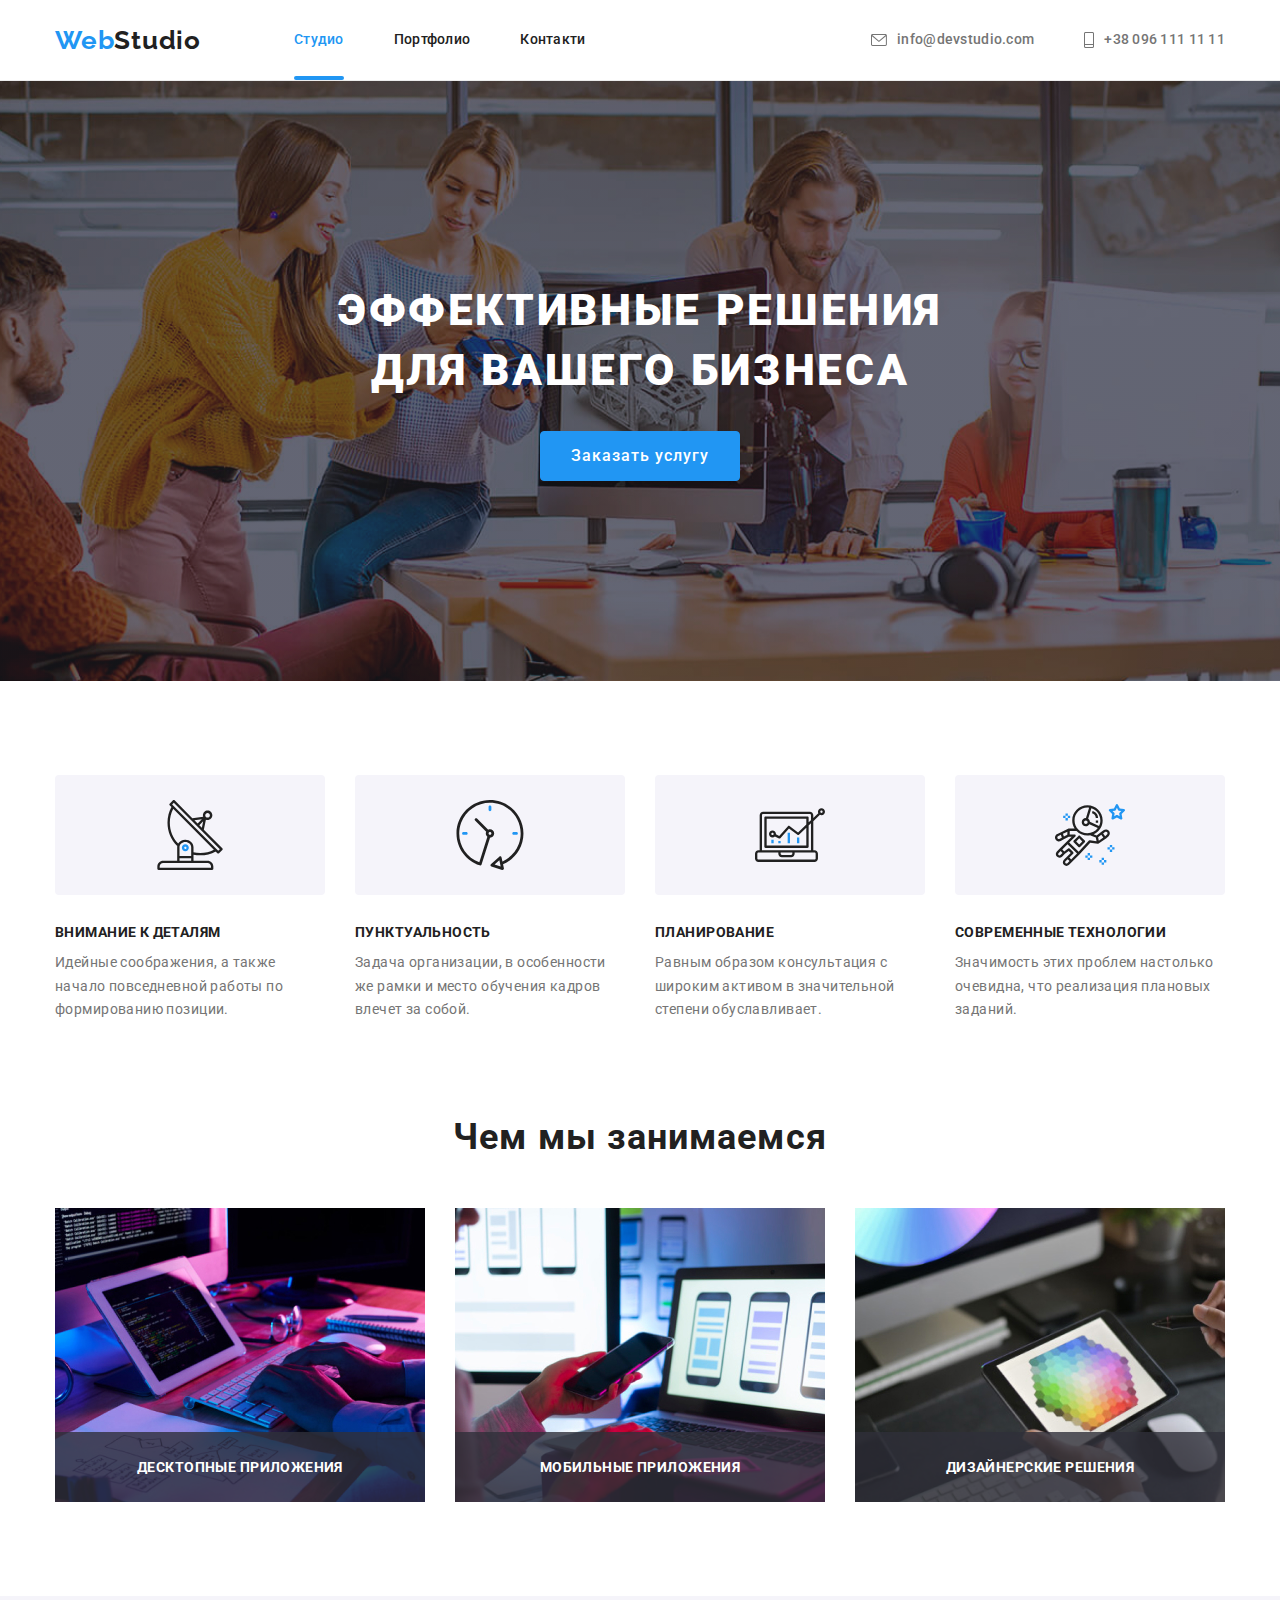
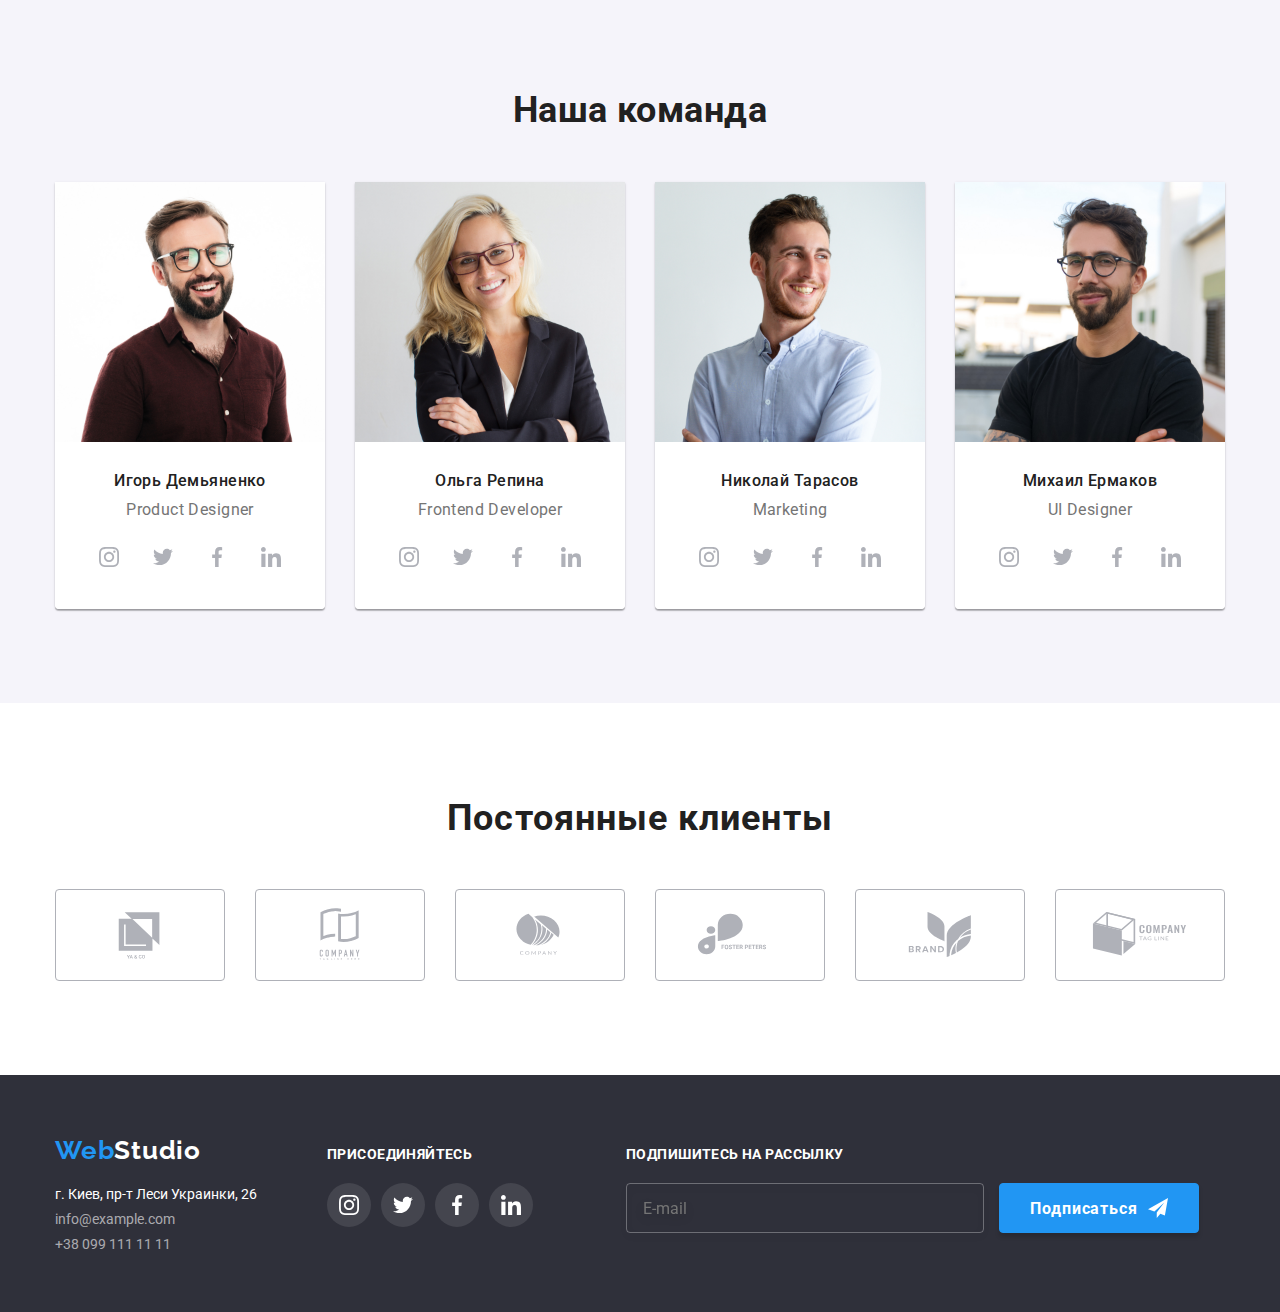
<file: index.html>
<!DOCTYPE html>
<html lang="en">
<head>
    <meta charset="UTF-8">
    <meta http-equiv="X-UA-Compatible" content="IE=edge">
    <meta name="viewport" content="width=device-width, initial-scale=1.0">
    <title>Студия</title>
    <link href="https://fonts.googleapis.com/css2?family=Raleway:wght@700&family=Roboto:wght@400;500;700;900&display=swap" rel="stylesheet">
    <link rel="stylesheet" href="https://cdnjs.cloudflare.com/ajax/libs/modern-normalize/1.1.0/modern-normalize.min.css">
    <link rel="stylesheet" href="./css/styles.css">
</head>
<body>

<!-- Верхняя линия -->
    <header class="nav">
        <div class="container main-nav">
            <nav class="main-nav">
                <a href="index.html" class="logo"> <span style="color:#2196F3">Web</span>Studio</a>
                    <ul class="site-nav list">
                      <li class="item"><a href="index.html" class="color-active">Студио</a></li>
                      <li class="item"><a href="portfolio.html">Портфолио</a></li>
                      <li class="item"><a href="">Контакти</a></li>
                    </ul>
            </nav>
                    <ul class="contact-nav list">
                            <li class="item"><a href="mailto:info@devstudio.com">
                                <svg class="icon-mail" width=16 height=12>
                                    <use href="images/icons.svg#icon-mail"></use>
                                </svg>
                                info@devstudio.com</a></li>
                        
                        <li class="item"><a href="tel:+38 096 111 11 11">
                            <svg class="icon-tel" width=10 height=16>
                                <use href="images/icons.svg#icon-tel"></use>
                            </svg> 
                            +38 096 111 11 11</a></li>
                    </ul>     
       </div>
    </header>
   
<!-- Секция 1 Шапка -->
    <main>
    <section class="one">
        <div class="container">
            <h1 class="first-title">Эффективные решения<br/>для вашего бизнеса</h1>
            <button class="btn" type="button" data-modal-open>Заказать услугу</button>
                    
                    <div class="backdrop is-hidden" data-modal>
                        <div class="modal">
                           
                            <button class="btn-close" data-modal-close>
                                <svg class="icon-close" width="18" height="18">
                                    <use href="images/icons.svg#icon-close"></use>
                                </svg>
                            </button>
                                
            <div class="modal-you-data">
                <p>Оставьте свои данные, мы вам перезвоним</p>
                <form class="form">
                 
                    <div class="form-field">
                        <label for="name" class="form-label" >Имя</label>
                            <input id="name" class="form-input" type="text" name="name">
                        <svg class="modal-icon" width="18" height="18">
                            <use href="images/icons.svg#icon-person"></use>
                        </svg>
                    </div>
                    
                    <div class="form-field">
                        <label for="tel" class="form-label">Телефон</label>
                            <input id="tel" class="form-input" type="tel" name="tel">
                        <svg class="modal-icon" width="18" height="18">
                            <use href="images/icons.svg#icon-phone"></use>
                        </svg>
                    </div>
    
                    <div class="form-field">
                        <label for="email" class="form-label">Почта</label>
                            <input id="email" class="form-input" type="email" name="email">
                        <svg class="modal-icon" width="18" height="18">
                            <use href="images/icons.svg#icon-email"></use>
                        </svg>
                    </div>

                    <div class="form-field">
                        <label for="text" class="form-label">Комментарий</label>
                            <textarea id="text" name="text" class="form-input" placeholder="Введите текст"></textarea>
                    </div>
                   
                    <div class="form-field-checkbox">
                       
                        <label for="checkbox" class="form-label-checkbox">
                            <input id="checkbox" class="checkbox" type="checkbox" name="soglasie">
                            <span class="icon-check"></span>
                            Соглашаюсь с рассылкой и принимаю
                            <a href="#" class="contract">Условия договора</a>
                        </label>
                    </div>
                   
                    <button type="submit">Отправить</button>

                </form>
            </div>    
                        </div>
                    </div>
        </div>
    </section>   
<!-- Секция 2 Особенности -->
    <section class="section">
        <div class="container">
            <h2 class="section-title">Особенности</h2>
            <ul class="feature-list">
                <li class="item">
                    <div class="block">
                        <svg class="section-icon" width="70" height="70">
                            <use href="images/icons.svg#icon-antenna"></use>
                        </svg>
                    </div>
                    <h3 class="title-black">Внимание к деталям</h3>
                    <p class="title-grey">Идейные соображения, а также начало повседневной работы по формированию позиции.</p>
                </li>
                <li class="item">
                    <div class="block">
                        <svg class="section-icon" width="70" height="70">
                            <use href="images/icons.svg#icon-clock"></use>
                        </svg>
                    </div>
                    <h3 class="title-black">Пунктуальность</h3>
                    <p class="title-grey">Задача организации, в особенности же рамки и место обучения кадров влечет за собой.</p>
                </li>
                <li class="item">
                    <div class="block">
                        <svg class="section-icon" width="70" height="70">
                            <use href="images/icons.svg#icon-diagram"></use>
                        </svg>
                    </div>
                    <h3 class="title-black">Планирование</h3>
                    <p class="title-grey">Равным образом консультация с широким активом в значительной степени обуславливает.</p>
                </li>
                <li class="item">
                    <div class="block">
                        <svg class="secttion-icon" width="70" height="70">
                            <use href="images/icons.svg#icon-astronaut"></use>
                        </svg>
                    </div>
                    <h3 class="title-black">Современные технологии</h3>
                    <p class="title-grey">Значимость этих проблем настолько очевидна, что реализация плановых заданий.</p>
                </li>
            </ul>
        </div>     
    </section>
<!-- Секци 3 Чем мы занимаемся -->
    <section class="projects">
        <div class="container">
            <h2 class="title">Чем мы занимаемся</h2>
            <ul class="project-list">
                <li class="item">
                    <img src="./images/img1.jpg" alt="Разработка сайтов" width="370">
                    <p>Десктопные приложения</p>
                </li>
                <li class="item">
                    <img src="./images/img2.jpg" alt="Разработка мобильных приложений" width="370">
                    <p>Мобильные приложения</p>
                </li>
                <li class="item">
                    <img src="./images/img3.jpg" alt="Разаработка Web-дизайна" width="370">
                    <p>Дизайнерские решения</p>
                </li>
            </ul>
        </div>    
    </section>    
<!-- Секция 4 Наша команда -->
    <section class="team">
        <div class="container">
            <h2 class="title">Наша команда</h2>
            <ul class="team-list">
                <li class="item">
                    <img src="./images/ProductDesigner.jpg" alt="Аватар Игоря" width="270">
                        <div class="indent">
                            <h3 class="title-black">Игорь Демьяненко</h3>
                            <p class="title-grey">Product Designer</p>
<!-- ======================================================================-->
                                    <ul class="soc-network">
                                        <li  class="icon-soc">
                                            <a href="">
                                                <svg class="icon" width="20" height="20">
                                                    <use href="images/icons.svg#icon-instagram"></use>
                                                </svg>
                                            </a> 
                                        </li>
                                        <li class="icon-soc">
                                            <a href="">
                                                <svg class="icon" width="20" height="20">
                                                    <use href="images/icons.svg#icon-twitter"></use>
                                                </svg>
                                            </a>
                                        </li>
                                        <li class="icon-soc">
                                            <a href="">
                                                <svg class="icon" width="20" height="20">
                                                    <use href="images/icons.svg#icon-facebook"></use>
                                                </svg>
                                            </a>
                                        </li>
                                        <li class="icon-soc">
                                            <a href="">
                                                <svg class="icon" width="20" height="20">
                                                    <use href="images/icons.svg#icon-linkedin"></use>
                                                </svg>
                                            </a>
                                            
                                        </li>
                                    </ul>
<!-- ==========================================================================-->
                    </div>
                </li>
                <li class="item">
                   <img src="./images/FrontendDeveloper.jpg" alt="Аватар Ольги" width="270">
                        <div class="indent">
                            <h3 class="title-black">Ольга Репина</h3>
                            <p class="title-grey">Frontend Developer</p>
<!-- ======================================================================-->
                                    <ul class="soc-network">
                                        <li  class="icon-soc">
                                            <a href="">
                                                <svg class="icon" width="20" height="20">
                                                    <use href="images/icons.svg#icon-instagram"></use>
                                                </svg>
                                            </a> 
                                        </li>
                                        <li class="icon-soc">
                                            <a href="">
                                                <svg class="icon" width="20" height="20">
                                                    <use href="images/icons.svg#icon-twitter"></use>
                                                </svg>
                                            </a>
                                        </li>
                                        <li class="icon-soc">
                                            <a href="">
                                                <svg class="icon" width="20" height="20">
                                                    <use href="images/icons.svg#icon-facebook"></use>
                                                </svg>
                                            </a>
                                        </li>
                                        <li class="icon-soc">
                                            <a href="">
                                                <svg class="icon" width="20" height="20">
                                                    <use href="images/icons.svg#icon-linkedin"></use>
                                                </svg>
                                            </a>
                                            
                                        </li>
                                    </ul>
<!-- ==========================================================================-->
                        </div>
                </li>
                <li class="item">
                   <img src="./images/Marketing.jpg" alt="Аватар Николая" width="270">
                        <div class="indent">
                            <h3 class="title-black">Николай Тарасов</h3>
                            <p class="title-grey">Marketing</p>
<!-- ======================================================================-->
                                    <ul class="soc-network">
                                        <li  class="icon-soc">
                                            <a href="">
                                                <svg class="icon" width="20" height="20">
                                                    <use href="images/icons.svg#icon-instagram"></use>
                                                </svg>
                                            </a> 
                                        </li>
                                        <li class="icon-soc">
                                            <a href="">
                                                <svg class="icon" width="20" height="20">
                                                    <use href="images/icons.svg#icon-twitter"></use>
                                                </svg>
                                            </a>
                                        </li>
                                        <li class="icon-soc">
                                            <a href="">
                                                <svg class="icon" width="20" height="20">
                                                    <use href="images/icons.svg#icon-facebook"></use>
                                                </svg>
                                            </a>
                                        </li>
                                        <li class="icon-soc">
                                            <a href="">
                                                <svg class="icon" width="20" height="20">
                                                    <use href="images/icons.svg#icon-linkedin"></use>
                                                </svg>
                                            </a>
                                            
                                        </li>
                                    </ul>
<!-- ==========================================================================-->
                        </div>
                </li>
                <li class="item">
                   <img src="./images/UIDesigner.jpg" alt="Аватар Михаила" width="270">
                        <div class="indent">
                            <h3 class="title-black">Михаил Ермаков</h3>
                            <p class="title-grey">UI Designer</p>
<!-- ======================================================================-->
                                    <ul class="soc-network">
                                        <li  class="icon-soc">
                                            <a href="">
                                                <svg class="icon" width="20" height="20">
                                                    <use href="images/icons.svg#icon-instagram"></use>
                                                </svg>
                                            </a> 
                                        </li>
                                        <li class="icon-soc">
                                            <a href="">
                                                <svg class="icon" width="20" height="20">
                                                    <use href="images/icons.svg#icon-twitter"></use>
                                                </svg>
                                            </a>
                                        </li>
                                        <li class="icon-soc">
                                            <a href="">
                                                <svg class="icon" width="20" height="20">
                                                    <use href="images/icons.svg#icon-facebook"></use>
                                                </svg>
                                            </a>
                                        </li>
                                        <li class="icon-soc">
                                            <a href="">
                                                <svg class="icon" width="20" height="20">
                                                    <use href="images/icons.svg#icon-linkedin"></use>
                                                </svg>
                                            </a>
                                        </li>
                                    </ul>
<!-- ==========================================================================-->
                        </div>
                </li>
            </ul>
        </div>
    </section>
<!-- Секция 5 Постоянные клиенты -->
        <section class="clients">
            <div class="container">
                <h2 class="title">Постоянные клиенты</h2>
                <ul class="client-list">
                    <li class="item">
                      <a href="" class="link">
                            <svg class="icon-client" width="106" height="60">
                                <use href="images/icons.svg#icon-client1"></use>
                            </svg>
                      </a>  
                    </li>
                    <li class="item">
                        <a href="" class="link">
                            <svg class="icon-client" width="106" height="60">
                                <use href="images/icons.svg#icon-client2"></use>
                            </svg>
                        </a>
                    </li>
                    <li class="item">
                        <a href="" class="link">
                            <svg class="icon-client" width="106" height="60">
                                <use href="images/icons.svg#icon-client3"></use>
                            </svg>
                        </a>
                    </li>
                    <li class="item">
                        <a href="" class="link">
                            <svg class="icon-client" width="106" height="60">
                                <use href="images/icons.svg#icon-client4"></use>
                            </svg>
                        </a>
                    </li>
                    <li class="item">
                        <a href="" class="link">
                            <svg class="icon-client" width="106" height="60">
                                <use href="images/icons.svg#icon-client5"></use>
                            </svg>
                        </a>
                    </li>
                    <li class="item">
                        <a href="" class="link">
                            <svg class="icon-client" width="106" height="60">
                                <use href="images/icons.svg#icon-client6"></use>
                            </svg>
                        </a>
                    </li>
                </ul>
            </div>    
        </section>
    </main>    
<!-- Футер с контактами -->
<footer class="footer">
    <div class="container footer-list">            
            <div class="item-address">
                <a href="./index.html" class="logo"> <span style="color: #2196F3;">Web</span>Studio</a>
                    <address>
                        <ul class="address">
                            <li class="item"><a href="https://www.google.com/maps/place/%D0%B1%D1%83%D0%BB.+%D0%9B%D0%B5%D1%81%D0%B8+%D0%A3%D0%BA%D1%80%D0%B0%D0%B8%D0%BD%D0%BA%D0%B8,+26,+%D0%9A%D0%B8%D0%B5%D0%B2,+02000/@50.4265841,30.5361971,17z/data=!3m1!4b1!4m5!3m4!1s0x40d4cf0e033ecbe9:0x57a4dffefec77da0!8m2!3d50.4265807!4d30.5383858" target="_blannk" rel="noopener noreferrer" class="title-white">г. Киев, пр-т Леси Украинки, 26</a></li>
                            <li class="item"><a href="mailto:info@devstudio.com" class="title-rgba">info@example.com</a></li>
                            <li class="item"><a href="tel:+38 096 111 11 11"  class="title-rgba">+38 099 111 11 11</a></li>   
                        </ul>
                    </address>
            </div>
<!-- Социальные сети -->
            <div class="item-soc-network">
                <p>Присоединяйтесь</p>
                <ul class="footer-soc-network">
                    <li  class="footer-icon-soc">
                        <a href="" class="footer-link">
                            <svg class="footer-icon" width="20" height="20">
                                <use href="images/icons.svg#icon-instagram"></use>
                            </svg>
                        </a> 
                    </li>
                    <li class="footer-icon-soc">
                        <a href="" class="footer-link">
                            <svg class="footer-icon" width="20" height="20">
                                <use href="images/icons.svg#icon-twitter"></use>
                            </svg>
                        </a>
                    </li>
                    <li class="footer-icon-soc">
                        <a href="" class="footer-link">
                            <svg class="footer-icon" width="20" height="20">
                                <use href="images/icons.svg#icon-facebook"></use>
                            </svg>
                        </a>
                    </li>
                    <li class="footer-icon-soc">
                        <a href="" class="footer-link">
                            <svg class="footer-icon" width="20" height="20">
                                <use href="images/icons.svg#icon-linkedin"></use>
                            </svg>
                        </a>
                    </li>
                </ul>
            </div>

            <!-- Подписка на рассылку -->
<div class="subscribe">
    <form class="footer-form">
        <label class="footer-label" for="footer-email">Подпишитесь на рассылку</label>
            <input class="footer-input" type="email" name="email" id="footer-email" placeholder="E-mail">
        <button>
            Подписаться
            <svg class="footer-icon-send" width="24" height="24">
                <use href="images/icons.svg#icon-send"></use>
            </svg>
        </button>
    </form>
</div>
        </div>
    </footer>

    <!-- ======================JavaScript====================== -->
    <script src="./js/modal.js"></script>
</body>
</html>
</file>
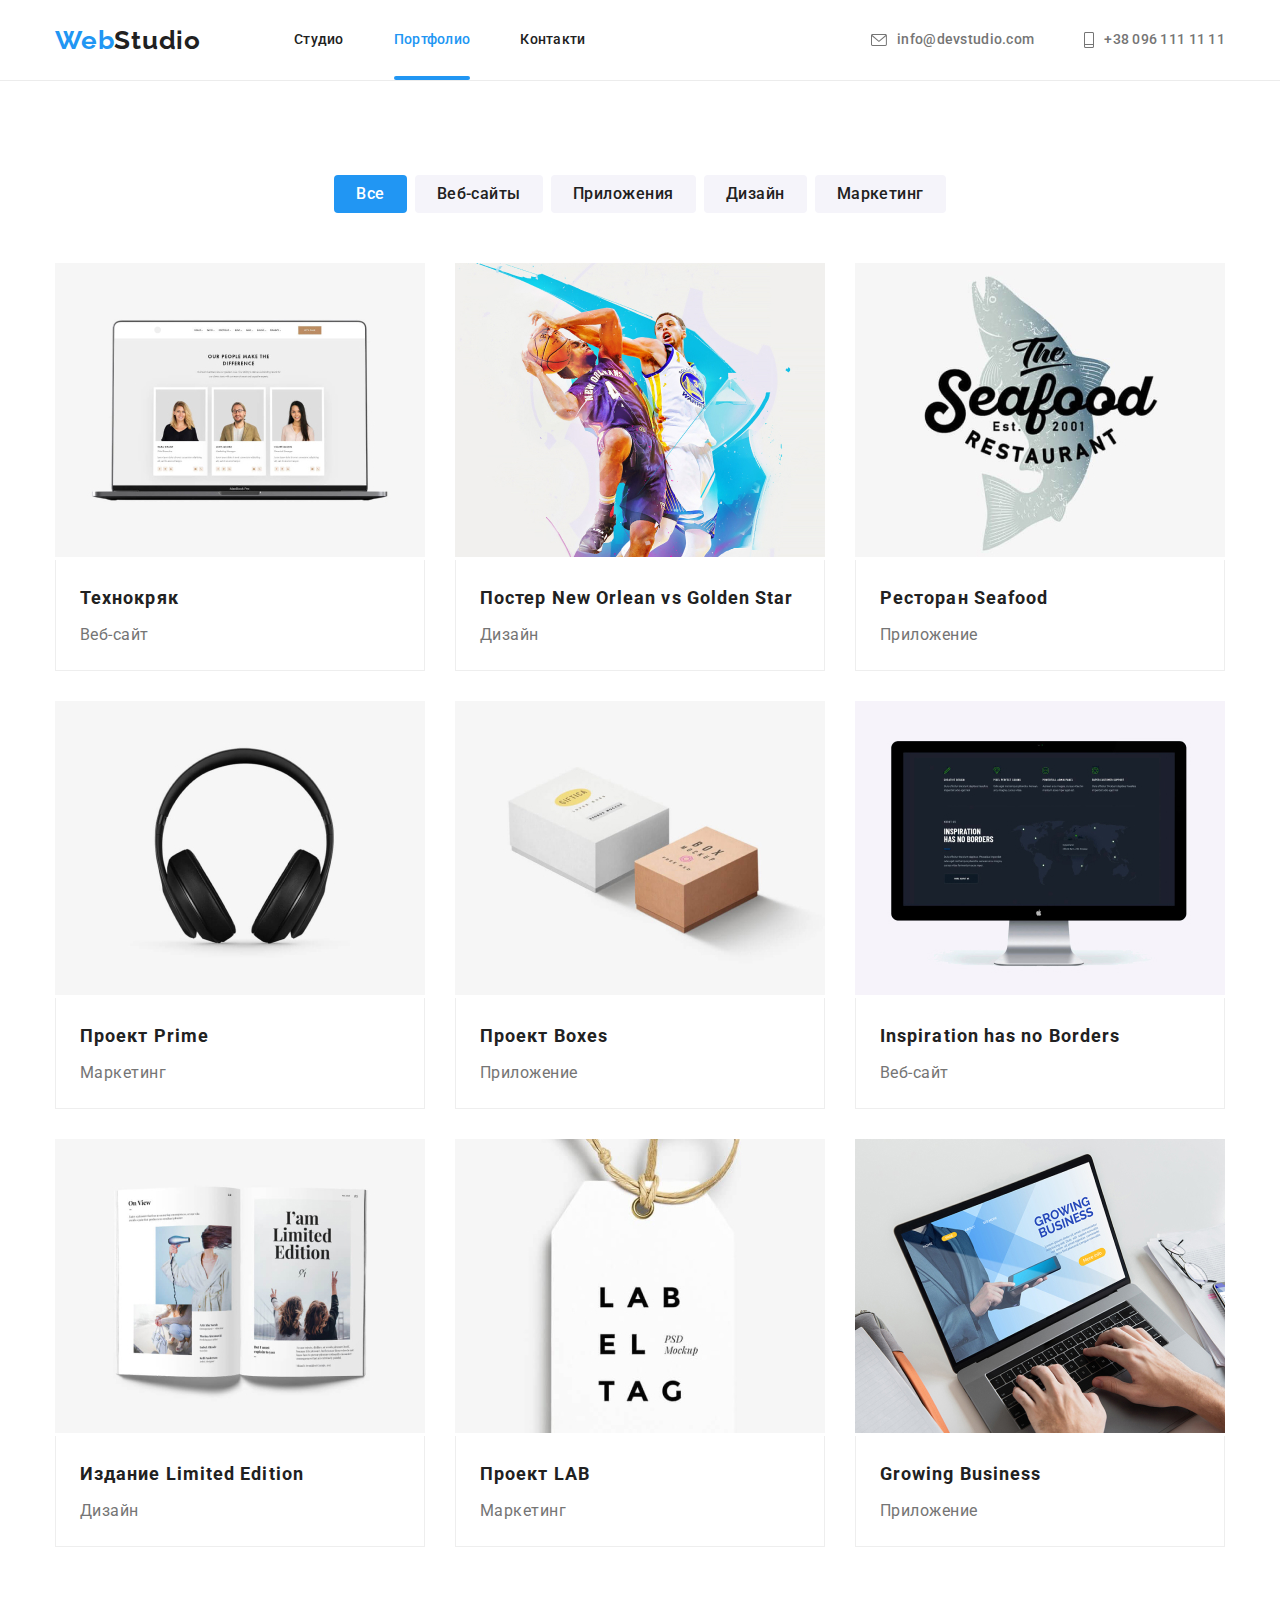
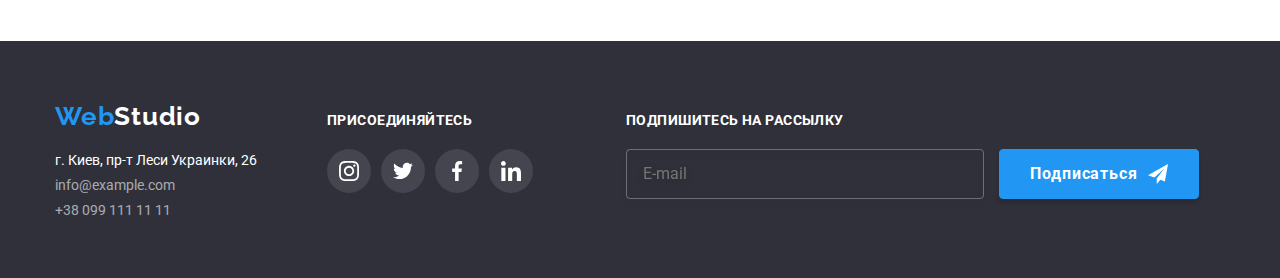
<file: portfolio.html>
<!DOCTYPE html>
<html lang="en">
<head>
    <meta charset="UTF-8">
    <meta http-equiv="X-UA-Compatible" content="IE=edge">
    <meta name="viewport" content="width=device-width, initial-scale=1.0">
    <title>Портфолио</title>
    <link href="https://fonts.googleapis.com/css2?family=Raleway:wght@700&family=Roboto:wght@400;500;700;900&display=swap" rel="stylesheet">
    <link rel="stylesheet" href="https://cdnjs.cloudflare.com/ajax/libs/modern-normalize/1.1.0/modern-normalize.min.css">
    <link rel="stylesheet" href="./css/styles.css">
</head>
<body>
<!-- Верхняя линия -->
<header class="nav">
    <div class="container main-nav">
        <nav class="main-nav">
            <a href="index.html" class="logo"> <span style="color:#2196F3">Web</span>Studio</a>
                <ul class="site-nav list">
                  <li class="item"><a href="index.html">Студио</a></li>
                  <li class="item"><a href="portfolio.html" class="color-active">Портфолио</a></li>
                  <li class="item"><a href="">Контакти</a></li>
                </ul>
        </nav>
        <ul class="contact-nav list">
            <li class="item"><a href="mailto:info@devstudio.com">
                <svg class="icon-mail" width=16 height=12>
                    <use href="images/icons.svg#icon-mail"></use>
                </svg>
                info@devstudio.com</a></li>
        
        <li class="item"><a href="tel:+38 096 111 11 11">
            <svg class="icon-tel" width=10 height=16>
                <use href="images/icons.svg#icon-tel"></use>
            </svg> 
            +38 096 111 11 11</a></li>
    </ul>        
   </div>
</header>
<!-- Buttons -->
    <main>
        <section class="buttons-projects">
            <div class="container">
                <ul  class="button-list">
                    <li class="item"><button type="button" class="active">Все</button></li>
                    <li class="item"><button type="button">Веб-сайты</button></li>
                    <li class="item"><button type="button">Приложения</button></li>
                    <li class="item"><button type="button">Дизайн</button></li>
                    <li class="item"><button type="button">Маркетинг</button></li>
                </ul>
<!--Наши проекты -->
                <ul class="project-list-portfolio">
                    <!-- 1-3 -->
                                <li class="item">
                                    <a href="#" class="item-link">
                                        <div class="image">
                                            <img src="./images/Tehnokryak.jpg" alt="Технокряк" width="370">
                                            <p class="text">Технокряк это современная площадка распространения коронавируса. Компании используют эту платформу для цифрового шпионажа и атак на защищённые сервера конкурентов.</p>
                                        </div>
                                        <div class="indent">
                                            <h2 class="title-black">Технокряк</h2>
                                            <p class="title-grey">Веб-сайт</p>
                                        </div>
                                    </a>
                                </li>
                                <li class="item">
                                    <a href="#" class="item-link">
                                        <div class="image">
                                            <img src="./images/Poster.jpg" alt="Постер New Orlean vs Golden Star" width="370">
                                            <p class="text">Технокряк это современная площадка распространения коронавируса. Компании используют эту платформу для цифрового шпионажа и атак на защищённые сервера конкурентов.</p>
                                        </div>
                                        <div class="indent">
                                            <h2 class="title-black">Постер New Orlean vs Golden Star</h2>
                                            <p class="title-grey">Дизайн</p>
                                        </div>
                                    </a>
                                </li>
                                <li class="item">
                                    <a href="#" class="item-link">
                                        <div class="image">
                                            <img src="./images/Restaurant.jpg" alt="Ресторан Seafood" width="370">
                                            <p class="text">Технокряк это современная площадка распространения коронавируса. Компании используют эту платформу для цифрового шпионажа и атак на защищённые сервера конкурентов.</p>
                                        </div>
                                        <div class="indent">
                                            <h2 class="title-black"> Ресторан Seafood</h2>
                                            <p class="title-grey">Приложение</p>
                                        </div>
                                    </a>
                                </li>
                    <!-- 3-6 -->
                                <li class="item">
                                    <a href="#" class="item-link">
                                        <div class="image">
                                            <img src="./images/Prime.jpg" alt="Проект Prime" width="370">
                                            <p class="text">Технокряк это современная площадка распространения коронавируса. Компании используют эту платформу для цифрового шпионажа и атак на защищённые сервера конкурентов.</p>
                                        </div>
                                        <div class="indent">
                                            <h2 class="title-black">Проект Prime</h2>
                                            <p class="title-grey">Маркетинг</p>
                                        </div>
                                    </a>
                                </li>
                                <li class="item">
                                    <a href="#" class="item-link">
                                        <div class="image">
                                            <img src="./images/Boxes.jpg" alt="Проект Boxes" width="370">
                                            <p class="text">Технокряк это современная площадка распространения коронавируса. Компании используют эту платформу для цифрового шпионажа и атак на защищённые сервера конкурентов.</p>
                                        </div>
                                        <div class="indent">
                                            <h2 class="title-black">Проект Boxes</h2>
                                            <p class="title-grey">Приложение</p>
                                        </div>
                                     </a>
                                </li>
                                <li class="item">
                                    <a href="#" class="item-link">   
                                        <div class="image">
                                            <img src="./images/Inspiration.jpg" alt="Inspiration has no Borders" width="370">
                                            <p class="text">Технокряк это современная площадка распространения коронавируса. Компании используют эту платформу для цифрового шпионажа и атак на защищённые сервера конкурентов.</p>
                                        </div>            
                                        <div class="indent">
                                            <h2 class="title-black">Inspiration has no Borders</h2>
                                            <p class="title-grey">Веб-сайт</p>
                                        </div>
                                    </a>     
                                </li>
                    <!-- 6-9 -->
                                <li class="item">
                                    <a href="#" class="item-link">        
                                        <div class="image">
                                            <img src="./images/Limited.jpg" alt="Издание Limited Edition" width="370">
                                            <p class="text">Технокряк это современная площадка распространения коронавируса. Компании используют эту платформу для цифрового шпионажа и атак на защищённые сервера конкурентов.</p>
                                        </div>           
                                        <div class="indent">
                                            <h2 class="title-black">Издание Limited Edition</h2>
                                            <p class="title-grey">Дизайн</p>
                                        </div>
                                    </a>     
                                </li>
                                <li class="item">
                                    <a href="#" class="item-link">
                                        <div class="image">
                                            <img src="./images/LAB.jpg" alt="Проект LAB" width="370">
                                            <p class="text">Технокряк это современная площадка распространения коронавируса. Компании используют эту платформу для цифрового шпионажа и атак на защищённые сервера конкурентов.</p>
                                        </div>
                                        <div class="indent">
                                            <h2 class="title-black">Проект LAB</h2>
                                            <p class="title-grey">Маркетинг</p>
                                        </div>
                                    </a>    
                                </li>
                                <li class="item">
                                    <a href="#" class="item-link">  
                                        <div class="image">
                                            <img src="./images/Growing.jpg" alt="Growing Business" width="370">
                                            <p class="text">Технокряк это современная площадка распространения коронавируса. Компании используют эту платформу для цифрового шпионажа и атак на защищённые сервера конкурентов.</p>
                                        </div>                  
                                        <div class="indent">
                                            <h2 class="title-black">Growing Business</h2>
                                            <p class="title-grey">Приложение</p>
                                        </div>
                                    </a>    
                                </li>
                            </ul>
            </div>
        </section>
    </main>

<!-- Футер с контактами -->
<footer class="footer">
    <div class="container footer-list">            
            <div class="item-address">
                <a href="./index.html" class="logo"> <span style="color: #2196F3;">Web</span>Studio</a>
                    <address>
                        <ul class="address">
                            <li class="item"><a href="https://www.google.com/maps/place/%D0%B1%D1%83%D0%BB.+%D0%9B%D0%B5%D1%81%D0%B8+%D0%A3%D0%BA%D1%80%D0%B0%D0%B8%D0%BD%D0%BA%D0%B8,+26,+%D0%9A%D0%B8%D0%B5%D0%B2,+02000/@50.4265841,30.5361971,17z/data=!3m1!4b1!4m5!3m4!1s0x40d4cf0e033ecbe9:0x57a4dffefec77da0!8m2!3d50.4265807!4d30.5383858" target="_blannk" rel="noopener noreferrer" class="title-white">г. Киев, пр-т Леси Украинки, 26</a></li>
                            <li class="item"><a href="mailto:info@devstudio.com" class="title-rgba">info@example.com</a></li>
                            <li class="item"><a href="tel:+38 096 111 11 11"  class="title-rgba">+38 099 111 11 11</a></li>   
                        </ul>
                    </address>
            </div>
<!-- Социальные сети -->
            <div class="item-soc-network">
                <p>Присоединяйтесь</p>
                <ul class="footer-soc-network">
                    <li  class="footer-icon-soc">
                        <a href="" class="footer-link">
                            <svg class="footer-icon" width="20" height="20">
                                <use href="images/icons.svg#icon-instagram"></use>
                            </svg>
                        </a> 
                    </li>
                    <li class="footer-icon-soc">
                        <a href="" class="footer-link">
                            <svg class="footer-icon" width="20" height="20">
                                <use href="images/icons.svg#icon-twitter"></use>
                            </svg>
                        </a>
                    </li>
                    <li class="footer-icon-soc">
                        <a href="" class="footer-link">
                            <svg class="footer-icon" width="20" height="20">
                                <use href="images/icons.svg#icon-facebook"></use>
                            </svg>
                        </a>
                    </li>
                    <li class="footer-icon-soc">
                        <a href="" class="footer-link">
                            <svg class="footer-icon" width="20" height="20">
                                <use href="images/icons.svg#icon-linkedin"></use>
                            </svg>
                        </a>
                    </li>
                </ul>
            </div>

            <!-- Подписка на рассылку -->
<div class="subscribe">
    <form class="footer-form">
        <label class="footer-label" for="footer-email">Подпишитесь на рассылку</label>
            <input class="footer-input" type="email" name="email" id="footer-email" placeholder="E-mail">
        <button>
            Подписаться
            <svg class="footer-icon-send" width="24" height="24">
                <use href="images/icons.svg#icon-send"></use>
            </svg>
        </button>
    </form>
</div>
        </div>
    </footer>
</body>
</html>
</file>
<file: css/styles.css>
/* Основной цвет текста #212121 */
/* Вторичный цвет текста #757575 */
/* Цвет активной кнопки #2196F3 */
/* Цвет НЕ активной кнопки #F5F4FA */

:root {
    --primary-text-color: #212121;
    --title-text-color: #757575;
    --acent-color: #2196F3;
    --time-transition:250ms;
    --cubic-transition: cubic-bezier(0.4, 0, 0.2, 1);
}

html {
    box-sizing: border-box;
}

*,
*::before,
*::after {
    box-sizing: inherit;
}

body {
    margin: 0;
    font-family: Roboto, sans-serif;
    font-size: 14px;
    color: var(--primary-text-color);
}
body a{
    text-decoration: none;
}

/* Сброс margin и padding на 0  */
.list{
    margin: 0;
    padding: 0;
}

.section ul{
    margin: 0;
    padding: 0;
}

/* =============== СТИЛИ ДЛЯ СТРАНИЦЫ СТУДИЯ ===============*/

li{
    list-style: none;
}

/* Логотип WebStudio */
.logo{
    color:var(--primary-text-color);
    font-family: Raleway, sans-serif;
    font-weight: 700;
    font-size: 26px;
    line-height: 1.19;
    letter-spacing: 0.03em;

    transition: color var(--time-transition) var(--cubic-transition);
}

/* Навигационные ссылки в верхней линии */
.nav{
    font-weight: 500;
    font-size: 14px;
    line-height: 1.14;
    letter-spacing: 0.02em;

    min-width: 1200px;
    border-bottom: 1px solid #ECECEC;

    transition: color var(--time-transition) var(--cubic-transition);

}

.site-nav{
    display: flex;
    margin-left: 93px;
}

.site-nav .item:not(:last-child) {
    margin-right: 50px;  
}

.main-nav{
    display: flex;
    align-items: center;

}

.nav :hover,
.nav :focus {
    color:var(--acent-color);
}

.site-nav{
    display: flex;
    margin-left: 93px;
}

.site-nav a {
    color: var(--primary-text-color);
    display: block;
    padding-top: 32px;
    padding-bottom: 32px;

    transition: color var(--time-transition) var(--cubic-transition);
}

.site-nav .color-active {
    position: relative;
    color: var(--acent-color);
}

.site-nav .color-active::after {
    content: '';
    display: block;

    position: absolute;
    left: 0;
    bottom: 0;

    width: 100%;
    height: 4px;

    background-color:var(--acent-color);
    border-radius: 2px;
}

.contact-nav{
    display: flex;
    margin-left:auto;
}
.contact-nav a{
    display: flex;
    align-items: center;
    color: var(--title-text-color);

    transition: color var(--time-transition) var(--cubic-transition);
}

.contact-nav .item + .item {
    margin-left: 50px;
}

.icon-mail {
    margin-right: 10px;
    fill: currentColor;
}

.icon-tel{
    margin-right: 10px;
    fill: currentColor;
}

/* Секция 1 Заголовок Н1 Эффективные решения для вашего бизнеса*/

.one {
    text-align: center; 
    background-image:linear-gradient(
        to right, 
        rgba(47, 48, 58, 0.4), 
        rgba(47, 48, 58, 0.4)),
    url(../images/header.jpg);
    background-color: rgba(47, 48, 58);
    background-repeat:no-repeat;
    background-position: center;
    background-size: cover;
    min-width: 1200px;
    max-width: 1600px;
    margin-top: 0;
    margin-bottom: 0;

    padding-top: 200px;
    padding-bottom: 200px;

    margin-left: auto;
    margin-right: auto;
}
.first-title {
    font-weight: 900;
    font-size: 44px;
    line-height: 1.36;
    letter-spacing: 0.06em;
    color: #FFFFFF;  
    text-transform: uppercase; 

    margin-top: 0;
    margin-bottom: 30px;
}
.one .btn{
    width: 200px;
    height: 50px;

    font-weight: 500;
    font-size: 16px;
    line-height: 1.87;
    letter-spacing: 0.06em;
    color: #FFFFFF;

    background-color: var(--acent-color);
    box-shadow: 0px 4px 4px rgba(0, 0, 0, 0.15);
    border: 1px solid var(--acent-color);
    border-radius: 4px;

    transition: background-color var(--time-transition) var(--cubic-transition);
    cursor: pointer;
}

.one .btn:hover,
.one .btn:focus {
    background-color:#188CE8;
  
}
/* ==================== Модальное окно ==================== */

.backdrop{
    position: fixed;
    top: 0;
    left: 0;

    width: 100%;
    height: 100%;
    background-color: rgba(0, 0, 0, 0.2);

    opacity: 1;
    transition: opacity var(--time-transition) var(--cubic-transition);
    z-index: 999;
}

.backdrop.is-hidden{
    opacity: 0;
    pointer-events: none;
}

.backdrop.is-hidden .modal{
    transform: translate(-50%, -50%) scale(0.2);
}

.modal{
    position: absolute;
    left: 50%;
    top: 50%;

    width: 528px;
    height: 581px;

    padding: 40px;

    background: #FFFFFF;
    box-shadow: 0px 1px 3px rgba(0, 0, 0, 0.12), 0px 1px 1px rgba(0, 0, 0, 0.14), 0px 2px 1px rgba(0, 0, 0, 0.2);
    border-radius: 4px;

    transform: translate(-50%,-50%) scale(1);
    transition: transform var(--time-transition) var(--cubic-transition);
}

/* ======================================== */
.btn-close{
    display: flex;
    align-items: center;
    justify-content: center;
    position:absolute;
    top: 8px;
    right: 8px;
    width: 30px;
    height: 30px;
    background-color: #FFFFFF;

    border: 1px solid rgba(0, 0, 0, 0.1);
    border-radius: 50%;
    cursor: pointer;

    transition: fill var(--time-transition) var(--cubic-transition);
}

.icon-close{
    width: 18px;
    height: 18px;
}
.btn-close:hover{
fill: var(--acent-color);
}

/*========== Форма с данныеми ========== */

.form-field{
    position: relative;
    display: flex;
    flex-direction: column;
    text-align: left;
    font-size: 12px;
    line-height: 1.17;
    letter-spacing: 0.01em;
    color: #757575;
    margin:0;
}

.modal-you-data p{
    font-weight: 700;
    font-size: 20px;
    line-height: 1.15;
    text-align: center;
    letter-spacing: 0.03em;
    color: #212121;
    margin: 0;
    margin-bottom: 12px;
}
.form-label{
    margin-bottom: 4px;
}
.form-input{    
    width: 100%;
    padding: 12px 42px;
    margin-bottom: 10px;
    border: 1px solid rgba(33, 33, 33, 0.2);
    box-sizing: border-box;
    border-radius: 4px;
}

.modal-icon{
    position: absolute;
    width: 18px;
    height: 18px;
    top: 55%;
    left: 12px;

    transform:translateY(-50%);
    display: inline-block;

    fill: #212121;
}

.modal-you-data textarea{
    width: 100%;
    height: 120px;
    padding: 12px 16px;
    margin: 0;
    margin-bottom: 20px;

    resize: none;
}
.modal-you-data textarea::placeholder {
    color: rgba(117, 117, 117, 0.5);
  }

.form-field-checkbox{
    display: inline-block;
    margin-bottom: 30px;
}

.form-label-checkbox {
    display:inline-flex;
    align-items: center;
    font-size: 14px;
    line-height: 1.71;
    letter-spacing: 0.03em;
    color: #757575;
}

.icon-check{
    display: inline-block;
    width: 16px;
    height: 15px;
    margin-right: 7px;
    border: 2px solid #212121;
    border-radius: 2px;
    box-shadow: 0px 4px 4px rgba(0, 0, 0, 0.25);
}
.checkbox{
    -webkit-appearance:none;
    -moz-appearance:none;
    appearance:none;
}
.checkbox:checked + .icon-check {
    border-color: var(--acent-color);
    background-color: var(--acent-color);
    background-image: url(../images/icon-check.svg);
    background-size: contain;
    background-origin: border-box;
    box-shadow:none;

}
.contract{
    margin-left: 3px;
    font-size: 14px;
    line-height: 1.71;
    letter-spacing: 0.03em;
    text-decoration:underline;
    color: var(--acent-color);
}
.modal-you-data button{
    width: 200px;
    height: 50px;
    
    font-weight: 700;
    font-size: 16px;
    line-height: 1.87;
    letter-spacing: 0.06em;
    color: #FFFFFF;

    background: #2196F3;
    box-shadow: 0px 4px 4px rgba(0, 0, 0, 0.15);
    border: 1px solid var(--acent-color);
    border-radius: 4px;
    cursor: pointer;

    transition: background-color var(--time-transition) var(--cubic-transition);

}
/* ========================================= */
.form-field:focus-within > .form-label{
    color: var(--acent-color);
}
.form-field:focus-within > .modal-icon{
    fill: var(--acent-color);
}
.form-input:focus {
    border-color: #2196F3;
    outline:1px solid transparent;
}
/* ========================================= */
.modal-you-data button:focus,
.modal-you-data button:hover{
    background: #188CE8;
}
/* Секция 2 Наши особенности */
.block{
    width: 270px;
    height: 120px;
    background-color: #F5F4FA;
    background-position: 50% 50%;
    border-radius: 4px;
    margin-bottom: 30px;

    display: flex;
    align-items: center;
    justify-content: center
}

.section{
    font-size: 14px;
    letter-spacing: 0.03em;
    color:var(--primary-text-color);

    padding-top: 94px;
    padding-bottom: 94px;
}
.section-title {
        position: absolute;
        width: 1px;
        height: 1px;
        margin: -1px;
        border: 0;
        padding: 0;
        
        white-space: nowrap;
        clip-path: inset(100%);
        clip: rect(0 0 0 0);
        overflow: hidden;
      }

.feature-list {
    display: flex;
    flex-wrap: wrap;
}

.feature-list .item{
    width: 270px;
    margin-right: 30px;
}

.feature-list .item:nth-child(4n){
    margin-right: 0;
}

.section .title-black{
    font-size: 14px;
    font-weight: 700;
    line-height: 1.14;
    text-transform: uppercase;

    margin-top: 0px;
    margin-bottom: 10px;
}
.section .title-grey{
    line-height: 1.71;
    color:var(--title-text-color);
    margin: 0;
}

/* Секция 3 Чем мы занимаемся, Наши проекты */
.projects{
    padding-bottom: 94px;
}
.projects ul{
    margin: 0;
    padding: 0;
}

.project-list {
    display: flex;
}

.project-list .item {
    position: relative;
    /* width: 370px; */
    margin-right: 30px;
}
/* ===================================== */

.project-list .item p{
    display:flex;
    align-items: center;
    justify-content: center;
    position: absolute;
    bottom:0;
    left: 50%;
    transform: translate(-50%);

    margin: 0;
    font-weight: 700;
    font-size: 14px;
    line-height: 1.14;
    text-align: center;
    letter-spacing: 0.03em;
    text-transform: uppercase;
    white-space: nowrap;
    color: #ffffff;

    width: 370px;
    height: 70px;
    background-color: rgba(47, 48, 58, 0.8);
    /* z-index: 2; */
}
/* ===================================== */
.project-list .item img{
    display: block;
}

.project-list .item:nth-child(3n){
    margin-right: 0px;
}

.projects .title {
    font-weight: 700;
    font-size: 36px;
    line-height: 1.17;
    text-align: center;
    letter-spacing: 0.03em;
    color:var(--primary-text-color);

    margin-top: 0;
    margin-bottom: 50px;
}

/* Секция 4 Наша команда */
.team{
    min-width: 1200px;
    background-color: #F5F4FA;
    letter-spacing: 0.03em;

    padding-top: 94px;
    padding-bottom: 94px;
}
.team .title{
    font-weight: 700;
    font-size: 36px;
    text-align: center;
    color: var(--primary-text-color);

    margin-top: 0;
    margin-bottom: 50px;
}

.team ul{
    margin:0;
    padding: 0;
}
.team-list{
    display: flex;
}
.team-list .item {
    width: 270px;
    margin-right: 30px;
    text-align: center;

    box-shadow: 0px 1px 3px rgba(0, 0, 0, 0.12), 0px 1px 1px rgba(0, 0, 0, 0.14), 0px 2px 1px rgba(0, 0, 0, 0.2);
    border-radius: 0px 0px 4px 4px;
}

.team-list .item:nth-child(4n) {
    margin-right: 0px;
}

.team-list .item .indent {
    margin-top: -5px;
    padding: 30px;

    background: #FFFFFF;

    border-radius: 0px 0px 4px 4px;
}

.team .team-list{
    line-height: 1.19;
    font-size: 16px;
}
.team .title-black{
    font-size: 16px;
    font-weight: 500;
    color: var(--primary-text-color);
    margin-top: 0px;
    margin-bottom: 10px;
}
.team .title-grey{
    color:var(--title-text-color);
    margin-top: 0px;
    margin-bottom: 16px;
}

.soc-network{
    display: flex;
    align-items: center;
    justify-content: center;
    margin-top: 50px;
    margin-bottom: 30px;
}

.icon-soc {
    display: flex;
    margin-right: 10px;
}

.icon{
    width: 20px;
    height: 20px;
    fill: #AFB1B8;;
}
.team a>svg{
    transition: fill var(--time-transition) var(--cubic-transition);

}

.team a:hover svg,
.team a:focus svg{
fill: #FFFFFF; 
}

.icon-soc:last-child{
    margin-right: 0px;
}

.team a{
    display: flex;
    align-items: center;
    justify-content: center;

    width: 44px;
    height: 44px;
    border-radius: 50%;

    transition: background-color var(--time-transition) var(--cubic-transition);
}

.team a:hover,
.team a:focus {
background-color: var(--acent-color); 
}

/* Секция 5 Постоянные клиенты */
.clients{
    padding-top: 94px;
    padding-bottom: 94px;
}
.clients .title{
    margin-top: 0px;
    margin-bottom: 50px;
    padding: 0px;

    font-weight: 700;
    font-size: 36px;
    line-height: 1.17;
    text-align: center;
    letter-spacing: 0.03em;
}

.client-list{
    margin: 0px;
    padding: 0px;
    display: flex;
    align-items: center;
    justify-content: center;
}

.client-list .item{
    margin-right: 30px;
}
.client-list .item:last-child{
    margin-right: 0px;
}

.client-list .link{
    display: flex;
    align-items: center;
    justify-content: center;
    width: 170px;
    height: 92px;
    border: 1px solid #AFB1B8;
    border-radius: 4px;

    transition: border-color var(--time-transition) var(--cubic-transition);
}
.client-list .link:hover,
.client-list .link:focus{
    border-color: var(--acent-color);
}

.client-list .link svg{
    transition: fill var(--time-transition) var(--cubic-transition);
}

.client-list .link:hover svg,
.client-list .link:focus svg{
    fill: var(--acent-color);
}

.icon-client{
    fill: #AFB1B8;
}

.icon-client:hover,
.icon-client:focus{
    fill: var(--acent-color);
}


/* ===============СТИЛИ ДЛЯ СТРАНИЦЫ ПОРТФОЛИО =============== */
   
/* Секция с кнопками на странице Портфолио */
    .button-list{
        display: flex;
        margin-top: 0px;
        margin-bottom: 50px;
        padding: 0px;
        justify-content: center;
    }

   .button-list .active {
        background-color: var(--acent-color);
        color: #FFFFFF;
    }

    .item button{
        font-family: Roboto, sans-serif;
        font-weight: 500;
        font-size: 16px;
        line-height: 1.62;
        background-color: #F5F4FA;
        color:var(--primary-text-color);
        letter-spacing: 0.03em;
        
        border: 1px;

        border-radius: 4px;

        padding: 6px 22px;

        transition: background-color var(--time-transition) var(--cubic-transition),
                    box-shadow var(--time-transition) var(--cubic-transition),
                    color var(--time-transition) var(--cubic-transition);
    }

    .button-list .item {
        margin-right: 8px;

    }
    .button-list .item:last-child {
        margin-right: 0px;
    }

    .button-list .item :hover,
    .button-list .item :focus {
        background-color:var(--acent-color);
        color:#FFFFFF;
        box-shadow: 0px 3px 1px rgba(0, 0, 0, 0.1), 0px 1px 2px rgba(0, 0, 0, 0.08), 0px 2px 2px rgba(0, 0, 0, 0.12);
        cursor: pointer;
    }

    .buttons-projects {
        padding-top: 94px;
        padding-bottom: 94px;
    }
/* Секция с проектами на страницы Портфолио */
.project-list-portfolio{
    margin: 0px;
    padding: 0px;
    display: flex;
    flex-wrap: wrap;

}

.project-list-portfolio .item{
    margin-right: 30px;
    margin-bottom: 30px;

}

.project-list-portfolio .item:nth-child(3n){
    margin-right: 0px;
}

.project-list-portfolio .item:nth-last-child(-n+3){
    margin-bottom: 0px;
}

.project-list-portfolio .item-link{
    display: block;
    transition: box-shadow var(--time-transition) var(--cubic-transition);
}
/* =========================================== */
.image{
    position:relative;
    overflow: hidden;
}

.image::before{
    content: '';
    display: block;
    position: absolute;
    width: 100%;
    height: 100%;
    top: 100%;
    background-color:rgba(33, 150, 243, 0.9);
    transition: transform var(--time-transition) var(--cubic-transition);
}
/* ---------------- */
.text{
    display: block;
    position: absolute;
    margin: 0;
    padding: 63px 24px;
    font-size: 18px;
    line-height: 1.56;
    letter-spacing: 0.03em;
    color: #ffffff;
    transition: transform var(--time-transition) var(--cubic-transition);
}

.item-link:hover .text{
    transform: translateY(-100%);
}
.item-link:hover .image::before{
    transform: translateY(-100%);
}

/* =========================================== */

.project-list-portfolio .item-link:hover,
.project-list-portfolio .item-link:focus {
    box-shadow: 0px 1px 1px rgba(0, 0, 0, 0.12), 0px 4px 4px rgba(0, 0, 0, 0.06), 1px 4px 6px rgba(0, 0, 0, 0.16);
}

.project-list-portfolio .title-black {
    font-weight: 700;
    font-size: 18px;
    line-height: 2.0;
    letter-spacing: 0.06em;
    color:var(--primary-text-color);
    margin-top: 0px;
    margin-bottom: 4px;
}

.project-list-portfolio .title-grey {
    font-size: 16px;
    line-height: 1.87;
    letter-spacing: 0.03em;
    color: var(--title-text-color);

    margin: 0px;
}

.project-list-portfolio .item .indent {
    margin: 0px;
    padding: 0px;

    padding: 20px 24px;
    border-left: 1px solid #EEEEEE;
    border-right: 1px solid #EEEEEE;
    border-bottom: 1px solid #EEEEEE;

    
}

/* Навигационные ссылки в футере */

.footer-list{
    display: flex;
    align-items: baseline;
}

.footer-soc-network{
    display: flex;
    align-items: center;
    justify-content: center;
    margin-top: 50px;
    margin-bottom: 30px;
}

.footer-icon-soc {
    display: flex;
    margin-right: 10px;
}

.footer-icon-soc:last-child{
    margin-right: 0px;
}

.footer-icon{
    width: 20px;
    height: 20px;
    fill: #FFFFFF;
}

.footer .footer-link{
    display: flex;
    align-items: center;
    justify-content: center;
    width: 44px;
    height: 44px;
    background: rgba(255, 255, 255, 0.1);
    border-radius: 50%;

    transition: background-color var(--time-transition) var(--cubic-transition);

}

.footer .footer-link:hover,
.footer .footer-link:focus {
    background-color: var(--acent-color); 
}

.footer-list p{
    margin-top: 0px;
    margin-bottom: 20px;
    font-weight: 700;
    font-size: 14px;
    line-height: 1.14;
    letter-spacing: 0.03em;
    text-transform: uppercase;
    color: #FFFFFF;
}
address {
    font-style: normal;
}
.footer {
    background-color: #2F303A;
    min-width: 1200px;
    padding-top: 60px;
    padding-bottom: 60px;
}
.footer .logo{
    display: inline-block;
    color: #FFFFFF;
    margin-bottom: 20px;

    transition: color var(--time-transition) var(--cubic-transition);

}
.footer .title-white {
    color: #FFFFFF;

    transition: color var(--time-transition) var(--cubic-transition);

}
.footer .title-rgba {  
    color: rgba(255, 255, 255, 0.6);

    transition: color var(--time-transition) var(--cubic-transition);

}
.address .item{
    display: block;
    margin-bottom: 9px;
}

.address .item:last-child{
    margin-bottom: 0px;
}

.footer .item-address{
    margin-right: 70px;
}

.footer .item-address :hover,
.footer .item-address :focus {
    color: var(--acent-color);
}

/* Подписка на рассылку */

.item-soc-network{
    margin-right: 93px;
}

.footer-label{
    display: flex;
    flex-direction:column;
    
    margin: 0;
    margin-bottom: 20px;
    text-transform: uppercase;
    font-weight: 700;
    font-size: 14px;
    line-height: 1.14;
    letter-spacing: 0.03em;
    color: #FFFFFF;

}

.footer-input{
    width: 358px;
    height: 50px;
 
    border: 1px solid rgba(255, 255, 255, 0.3);
    box-sizing: border-box;
    filter: drop-shadow(0px 4px 4px rgba(0, 0, 0, 0.15));
    border-radius: 4px;
    background-color: transparent;
    font-size: 16px;
    line-height: 1.25;
    margin-right: 12px;
    padding: 15px 16px;
    color: rgba(255, 255, 255, 0.6);
}

.subscribe button{
    display: inline-flex;
    align-items: center;
    justify-content: center;

    width: 200px;
    height: 50px;

    font-weight: 700;
    font-size: 16px;
    line-height: 1.87;
    letter-spacing: 0.06em;
    color: #FFFFFF;

    background:var(--acent-color);
    box-shadow: 0px 4px 4px rgba(0, 0, 0, 0.15);
    border: 1px solid var(--acent-color);
    border-radius: 4px;

    cursor: pointer;

    transition: background var(--time-transition) var(--cubic-transition);
    }

.subscribe button:hover, .subscribe button:focus {
    background: #188CE8;    
    }

    .footer-icon-send{
        width: 20px;
        height: 20px;
        fill: #FFFFFF;
        margin-left: 10px;
    }

/* ДЗ№3 Блочная модель */
.container {
    width: 1200px;
    margin-right: auto;
    margin-left: auto;

    padding-left: 15px;
    padding-right: 15px;

}

.footer ul{
    padding: 0;
    margin: 0;
}
</file>
